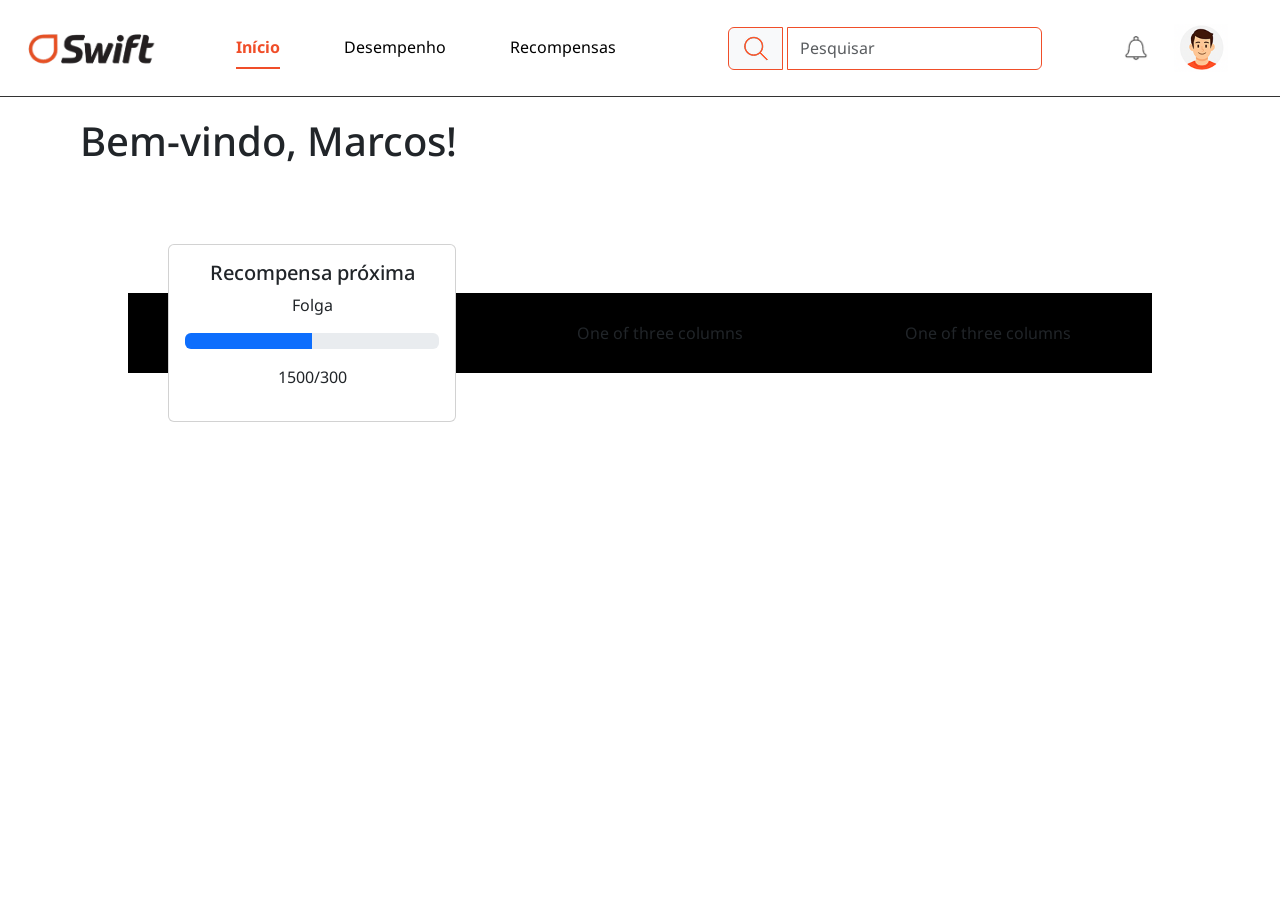
<file: pages/inicio.html>
<!doctype html>
<html lang="en">

<head>
  <meta charset="utf-8">
  <meta name="viewport" content="width=device-width, initial-scale=1">
  <title>Inicio</title>
  <link href="https://cdn.jsdelivr.net/npm/bootstrap@5.3.8/dist/css/bootstrap.min.css" rel="stylesheet"
    integrity="sha384-sRIl4kxILFvY47J16cr9ZwB07vP4J8+LH7qKQnuqkuIAvNWLzeN8tE5YBujZqJLB" crossorigin="anonymous">
  <link rel="stylesheet" href="../Styles/inicio.css">
  <link rel="stylesheet" href="../Styles/global.css">
</head>

<body>
  <!-- header adicionadopor meio de grid do bootstrap -->
  <div class="row">
    <div class="col">
      <img src="../images/NOVA_LOGO_SWIFT_-removebg-preview 1.png" alt="" class="logo">
      <ul class="nav nav-underline">
        <li class="nav-item">
          <a class="nav-link active" aria-current="page" href="#">Início</a>
        </li>
        <li class="nav-item">
          <a class="nav-link" href="#">Desempenho</a>
        </li>
        <li class="nav-item">
          <a class="nav-link" href="#">Recompensas</a>
        </li>
      </ul>

    </div>
    <!-- listas com link para adicionar direcionamento para as outras páginas -->
    <div class="col-md-auto">
      <div class="input-group flex-nowrap">
        <span class="input-group-text" id="addon-wrapping"><img src="../images/SIMBOLO_LUPA-removebg-preview 1.png"
            alt=""></span>
        <input type="text" class="form-control" placeholder="Pesquisar" aria-label="Username"
          aria-describedby="addon-wrapping">
        <!-- Adição do campo de busca com bootstrap -->
      </div>
    </div>
    <div class="col col-lg-2">
      <img src="../images/bell 1.png" alt="" class="notificacoes">
      <img src="../images/image 34.png" alt="" class="perfil">
      <!-- icones tirados do figma -->
    </div>
    <hr>
  </div>
  </div>

  <main class="inicioprincipal">
    <h1 class="bemvindo">Bem-vindo, Marcos!</h1>
    <div class="painelacima">
      <div class="container text-center">
        <div class="row align-items-center">
          <div class="col">
            <div class="card" style="width: 18rem;">
            <div class="card-body">
              <h5 class="card-title">Recompensa próxima</h5>
              <p class="card-text">Folga <br>
                <div class="progress" role="progressbar" aria-label="Basic example" aria-valuenow="50" aria-valuemin="0"
                aria-valuemax="100">
                <div class="progress-bar" style="width: 50%"></div>
              </div>
            </p>
              <p>1500/300</p>
            </div>
          </div>

          </div>
          <div class="col">
            One of three columns
          </div>
          <div class="col">
            One of three columns
          </div>
        </div>
      </div>

    </div>

  </main>
  <script src="https://cdn.jsdelivr.net/npm/bootstrap@5.3.8/dist/js/bootstrap.bundle.min.js"
    integrity="sha384-FKyoEForCGlyvwx9Hj09JcYn3nv7wiPVlz7YYwJrWVcXK/BmnVDxM+D2scQbITxI"
    crossorigin="anonymous"></script>
</body>

</html>
</file>
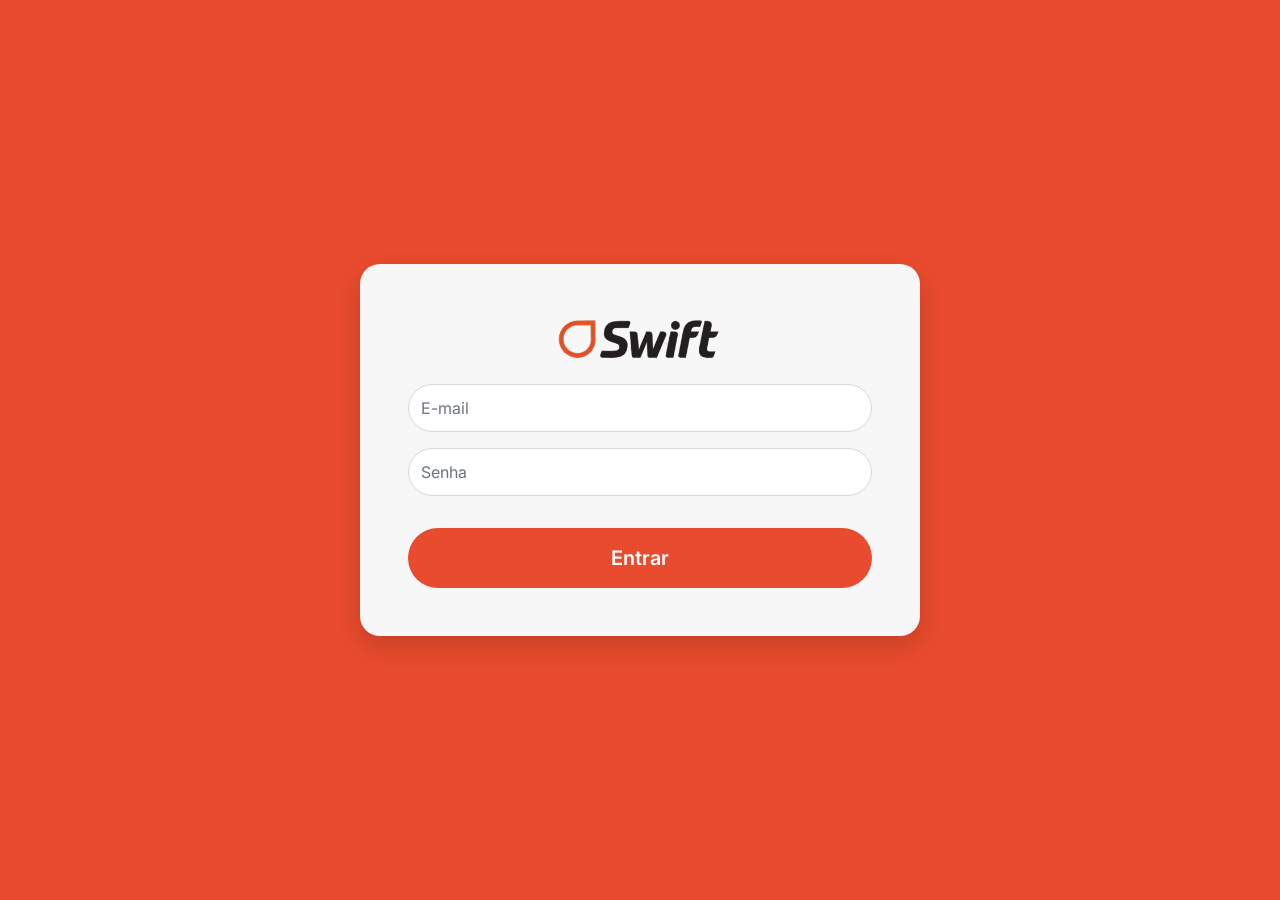
<file: Recompensa/pages/login.html>
<!doctype html>
<html lang="pt-br">
<head>
  <meta charset="utf-8" />
  <meta name="viewport" content="width=device-width, initial-scale=1" />
  <title>Swift — Login</title>

  <link href="https://cdn.jsdelivr.net/npm/bootstrap@5.3.2/dist/css/bootstrap.min.css" rel="stylesheet">

  <link rel="preconnect" href="https://fonts.googleapis.com">
  <link rel="preconnect" href="https://fonts.gstatic.com" crossorigin>
  <link href="https://fonts.googleapis.com/css2?family=Inter:wght@400;600;700;800&display=swap" rel="stylesheet">

  <style>
    a { text-decoration: none; color: inherit; }
    :root { --brand:#E84B2D; --text:#111; --muted:#6C757D; }

    html,body{height:100%}
    body{
      background:var(--brand);
      font-family:"Inter",system-ui,-apple-system,"Segoe UI",Roboto,"Helvetica Neue",Arial,sans-serif;
    }
    .login-card{
      width:clamp(320px,90vw,560px);
      border:0;border-radius:20px;
      box-shadow:0 10px 24px rgba(0,0,0,.15);
      background-color:#f7f7f7;
    }
    .card-body{padding:3rem}
    @media (max-width:576px){ .card-body{padding:2rem} }
    .logo{display:flex;align-items:center;justify-content:center;margin-bottom:1.25rem;user-select:none}
    .logo-img{height:52px;width:auto}
    @media (max-width:480px){ .logo-img{height:44px} }
    .form-control{
      height:48px;border-radius:9999px;border-color:#dadada;
      box-shadow:inset 0 -1px 0 rgba(0,0,0,.02);
    }
    .form-control::placeholder{color:var(--muted)}
    .btn-brand{
      background:var(--brand);color:#fff;border-radius:9999px;
      padding-block:.9rem;font-weight:600;
    }
    .btn-brand:hover,.btn-brand:focus{background:#d04327;color:#fff}
  </style>
</head>
<body>
  <main class="min-vh-100 d-flex align-items-center justify-content-center">
    <div class="card login-card">
      <div class="card-body">
        <div class="logo">
          <img src="../assets/images/NOVA_LOGO_SWIFT_-removebg-preview 1.png" alt="Swift" class="logo-img" loading="eager" decoding="async">
        </div>

        <form class="d-grid gap-3" action="inicio.html" method="get">
          <div>
            <label for="email" class="visually-hidden">E-mail</label>
            <input id="email" name="email" type="email" class="form-control"
                   placeholder="E-mail" aria-label="E-mail" autocomplete="email" >
          </div>

          <div>
            <label for="senha" class="visually-hidden">Senha</label>
            <input id="senha" name="senha" type="password" class="form-control"
                   placeholder="Senha" aria-label="Senha" autocomplete="current-password" >
          </div>

          <button type="submit" class="btn mt-3 btn-brand btn-lg w-100">
            Entrar
          </button>
        </form>
      </div>
    </div>
  </main>
</body>
</html>
</file>
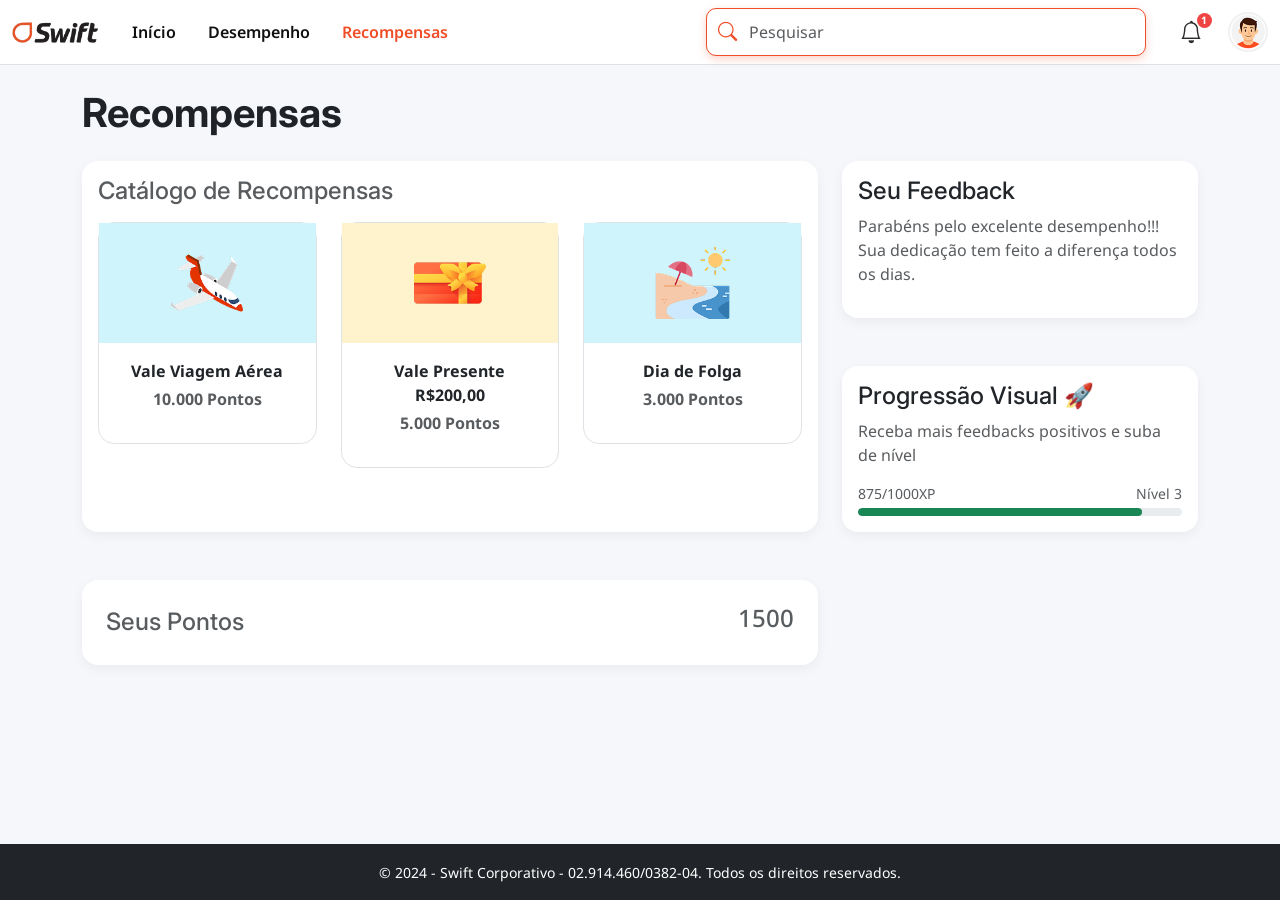
<file: Recompensa/pages/recompensas.html>
<!doctype html>
<html lang="pt-br">

<head>
  <meta charset="utf-8">
  <meta name="viewport" content="width=device-width, initial-scale=1">
  <title>Recompensas</title>
  <link href="https://cdn.jsdelivr.net/npm/bootstrap@5.3.3/dist/css/bootstrap.min.css" rel="stylesheet">
  <link rel="preconnect" href="https://fonts.googleapis.com">
  <link href="https://cdn.jsdelivr.net/npm/bootstrap-icons@1.11.3/font/bootstrap-icons.css" rel="stylesheet">
  <link rel="preconnect" href="https://fonts.gstatic.com" crossorigin>
  <link href="https://fonts.googleapis.com/css2?family=Inter:wght@400;700&family=Noto+Sans:wght@400;700&display=swap" rel="stylesheet">
  <link rel="stylesheet" href="../assets/css/styles.css">
</head>

<body>

<nav class="navbar navbar-expand-lg sticky-top bg-white border-bottom">
  <div class="container-xxl">
    <!-- Logo -->
    <a class="navbar-brand d-flex align-items-center gap-2 swift-brand" href="inicio.html">
      <img src="../assets/images/NOVA_LOGO_SWIFT_-removebg-preview 1.png"
           alt="Swift"
           class="logo-mark"
           width="28" height="28">
    </a>

    <!-- Botão do menu hamburguer -->
    <button class="navbar-toggler" type="button" data-bs-toggle="collapse" data-bs-target="#topnav">
      <span class="navbar-toggler-icon"></span>
    </button>

    <!-- Conteúdo que colapsa -->
    <div class="collapse navbar-collapse" id="topnav">
      <!-- Links da esquerda -->
      <ul class="navbar-nav ms-2 me-auto gap-lg-3">
        <li class="nav-item"><a class="nav-link" href="inicio.html">Início</a></li>
        <li class="nav-item"><a class="nav-link" href="desempenho.html">Desempenho</a></li>
        <li class="nav-item"><a class="nav-link active" href="recompensas.html">Recompensas</a></li>
      </ul>

      <!-- Barra de pesquisa -->
      <form class="searchbar d-none d-md-block me-4" role="search">
        <i class="bi bi-search"></i>
        <input class="form-control" type="search" placeholder="Pesquisar" aria-label="Pesquisar">
      </form>

      <!-- Ícones e menu do usuário -->
      <div class="d-flex align-items-center gap-3">
        <button class="icon-btn" type="button" aria-label="Notificações">
          <i class="bi bi-bell"></i>
          <span class="badge rounded-pill">1</span>
        </button>

        <div class="dropdown">
          <button class="avatar-btn dropdown-toggle p-0 border-0 bg-transparent" 
                  type="button" data-bs-toggle="dropdown" aria-expanded="false">
            <img src="../assets/images/image 34.png" alt="Perfil" class="avatar">
          </button>
          <ul class="dropdown-menu dropdown-menu-lg-end dropdown-menu-start shadow-sm">
            <li><button class="dropdown-item" type="button" data-logout>Sair</button></li>
          </ul>
        </div>
      </div>
    </div>
  </div>
</nav>


  <main class="container py-4">
    <h1 class="mb-4">Recompensas</h1>
    <div class="row g-4">
      
      <div class="col-lg-8">
        <div class="card p-3 mb-5">
          <h2 class="h4 text-body-secondary mb-3">Catálogo de Recompensas</h2>
          <div class="row ">
            <div class="col-md-4 mb-5">
              <div class="card text-center card-recompensa">
                <div class="card-img-top-wrapper bg-info-subtle">
                  <img src="../assets/images/image 38.png" alt="Viagem Aérea">
                </div>
                <div class="card-body">
                  <p class="fw-bold mb-1">Vale Viagem Aérea</p>
                  <p class="fw-bold text-body-secondary">10.000 Pontos</p>
                </div>
              </div>
            </div>
            <div class="col-md-4 mb-5">
              <div class="card text-center card-recompensa">
                <div class="card-img-top-wrapper bg-warning-subtle">
                  <img src="../assets/images/image 40.png" alt="Vale Presente">
                </div>
                <div class="card-body">
                  <p class="fw-bold mb-1">Vale Presente R$200,00</p>
                  <p class="fw-bold text-body-secondary">5.000 Pontos</p>
                </div>
              </div>
            </div>
            <div class="col-md-4 mb-5 ">
                <div class="card text-center card-recompensa">
                  <div class="card-img-top-wrapper bg-info-subtle">
                    <img src="../assets/images/image 41.png" alt="Dia de Folga">
                  </div>
                  <div class="card-body">
                    <p class="fw-bold mb-1">Dia de Folga</p>
                    <p class="fw-bold text-body-secondary">3.000 Pontos</p>
                  </div>
                </div>
              </div>
          </div>
        </div>

        <div class="card p-4 d-flex flex-row justify-content-between align-items-center mb-3">
          <h2 class="h4 text-body-secondary mb-0">Seus Pontos</h2>
          <span class="h4 text-body-secondary">1500</span>
        </div>
      </div>

      <div class="col-lg-4">
        <div class="card p-3 mb-5">
          <h2 class="h4">Seu Feedback</h2>
          <p class="text-body-secondary">Parabéns pelo excelente desempenho!!!<br>Sua dedicação tem feito a diferença todos os dias.</p>
        </div>
        <div class="card p-3 mb-4">
          <h2 class="h4">Progressão Visual 🚀</h2>
          <p class="text-body-secondary">Receba mais feedbacks positivos e suba de nível</p>
          <div class="d-flex justify-content-between small text-body-secondary">
            <span>875/1000XP</span>
            <span>Nível 3</span>
          </div>
          <div class="progress mt-1" style="height: 8px;">
            <div class="progress-bar bg-success" role="progressbar" style="width: 87.5%;" aria-valuenow="87.5" aria-valuemin="0" aria-valuemax="100"></div>
          </div>
        </div>
      </div>

    </div>
  </main>

  <footer class="bg-dark text-white text-center py-3 mt-auto">
    <small>&copy; 2024 - Swift Corporativo - 02.914.460/0382-04. Todos os direitos reservados.</small>
  </footer>

  <script src="https://cdn.jsdelivr.net/npm/bootstrap@5.3.3/dist/js/bootstrap.bundle.min.js"></script>
  <script>
    document.addEventListener("click", function (event) {
      const navMenu = document.getElementById("topnav");
      const isClickInside = navMenu.contains(event.target);
      const toggler = document.querySelector(".navbar-toggler");

      // se o menu está aberto e o clique não foi dentro da navbar nem no botão
      if (navMenu.classList.contains("show") && !isClickInside && !toggler.contains(event.target)) {
        const bsCollapse = new bootstrap.Collapse(navMenu, { toggle: true });
        bsCollapse.hide();
      }
    });
  </script>
  <script src="../assets/script/script.js"></script>

</body>

</html>
</file>
<file: Styles/inicio.css>
@import url('https://fonts.googleapis.com/css2?family=Noto+Sans:ital,wght@0,100..900;1,100..900&display=swap');

:root {
    --base: #F04E29;
    /* cor laranja, principal do site */
    --detalhes: #000000;
    /*preto para detalhes */
    --texto-suave: rgba(0, 0, 0, 0.5);
    /*texto da caixa de entrada */
    --branco: #FFFFFF;
    /*branco */
}

* {
    box-sizing: border-box;
    /*ajuste de tamanho da página*/
    margin: 0;
    /*tirando a margem padrão */
    padding: 0;
    /*tirando o padding padrão */
    font-family: "Noto Sans", sans-serif;
    /* definindo a fonte padrão */
}

html {
    scroll-behavior: smooth;
    /* deixa o scroll da página suave */
}

.row {
    display: flex;
    justify-content: center;
    align-items: center;
    font-size: 1em;
    
}

.col {
    display: flex;
    justify-content: center;
    align-items: center;
    height: 5vh;
    padding: 40px;
    background-color: var(--bg-home);
}

.nav,
.nav-underline {
    display: flex;
    justify-content: center;
    align-items: center;
    list-style: none;
    gap: 5%;
    width: 100%;
}

.logo {
    width: 20%
}

.input-group-text {
    border-color: var(--base);
    size: 1.5em;
    margin: 0.3rem;
}

.form-control {
    border-color: var(--base);
    size: 1.5em;
    margin: 0.3rem;
}

.col-lg-2 {
    margin: 0.5em;
    gap: 10%;
}


.nav-underline .nav-link.active, .nav-underline .show>.nav-link {
    font-weight: 700;
    color: var(--base);
    border-bottom-color: currentcolor;
} 

.nav {
    --bs-nav-link-color: black;
    --bs-nav-link-hover-color: black;
    --bs-nav-link-disabled-color:black;
    gap: 4rem;
}

.col, .col-lg-2{
    gap: 1.5rem;
}

.notificacoes{
    width: 20%;
}

.perfil{
    width: 40%;
}

hr {
    height: 1px; /* Define a espessura da linha */
    background-color: black; /* Define a cor da linha */
    border: none; /* Remove a borda padrão do navegador */
    margin: 20px 0; /* Define a margem superior e inferior */
    opacity: 80%;
}

.bemvindo{
    margin-left: 5rem;
}

.painelacima{
    margin: 10%;
    background-color: #000000;
}

.btn-primary {
    --bs-btn-color: #fff;
    --bs-btn-bg: #F04E29;
    --bs-btn-border-color: #F04E29;
    --bs-btn-hover-color: #fff;
    --bs-btn-hover-bg: #F04E29;
    --bs-btn-hover-border-color: #F04E29;
    --bs-btn-focus-shadow-rgb: 49, 132, 253;
    --bs-btn-active-color: #fff;
    --bs-btn-active-bg: #F04E29;
    --bs-btn-active-border-color: #F04E29;
    --bs-btn-active-shadow: inset 0 3px 5px rgba(0, 0, 0, 0.125);
    --bs-btn-disabled-color: #fff;
    --bs-btn-disabled-bg: #F04E29;
    --bs-btn-disabled-border-color: #F04E29;
}

:root {
    --base: #F04E29;
    /* cor laranja, principal do site */
    --detalhes: #000000;
    /*preto para detalhes */
    --texto-suave: rgba(0, 0, 0, 0.5);
    /*texto da caixa de entrada */
    --branco: #FFFFFF;
    /*branco */

    --bs-primary: #F04E29;
    --bs-primary-rgb: #F04E29;

    --bs-primary-bg-subtle: #bf3c1f;

    --bs-primary-border-subtle: #df421e;

    --bs-primary-text-emphasis: #f05d3c;
    --bs-blue: #f04e29;
    --bs-cyan: #F04E29;
    --bs-info: #F04E29;
    --bs-btn-bg:#F04E29;
    --bs-btn-color: #fff;
    --bs-btn-bg: #F04E29;
    --bs-btn-border-color: #F04E29;
    --bs-btn-hover-color: #fff;
    --bs-btn-hover-bg: #F04E29;
    --bs-btn-hover-border-color: #F04E29;
    --bs-btn-focus-shadow-rgb: 49, 132, 253;
    --bs-btn-active-color: #fff;
    --bs-btn-active-bg: #F04E29;
    --bs-btn-active-border-color: #F04E29;
    --bs-btn-active-shadow: inset 0 3px 5px rgba(0, 0, 0, 0.125);
    --bs-btn-disabled-color: #fff;
    --bs-btn-disabled-bg: #F04E29;
    --bs-btn-disabled-border-color: #F04E29;
}
</file>
<file: Styles/global.css>
@import url('https://fonts.googleapis.com/css2?family=Noto+Sans:ital,wght@0,100..900;1,100..900&display=swap');

:root {
    --base: #F04E29;
    /* cor laranja, principal do site */
    --detalhes: #000000;
    /*preto para detalhes */
    --texto-suave: rgba(0, 0, 0, 0.5);
    /*texto da caixa de entrada */
    --branco: #FFFFFF;
    /*branco */

    --bs-primary: #F04E29;
    --bs-primary-rgb: #F04E29;

    --bs-primary-bg-subtle: #bf3c1f;

    --bs-primary-border-subtle: #df421e;

    --bs-primary-text-emphasis: #f05d3c;
    --bs-blue: #f04e29;
    --bs-cyan: #F04E29;
    --bs-info: #F04E29;
    --bs-btn-bg:#F04E29;
    --bs-btn-color: #fff;
    --bs-btn-bg: #F04E29;
    --bs-btn-border-color: #F04E29;
    --bs-btn-hover-color: #fff;
    --bs-btn-hover-bg: #F04E29;
    --bs-btn-hover-border-color: #F04E29;
    --bs-btn-focus-shadow-rgb: 49, 132, 253;
    --bs-btn-active-color: #fff;
    --bs-btn-active-bg: #F04E29;
    --bs-btn-active-border-color: #F04E29;
    --bs-btn-active-shadow: inset 0 3px 5px rgba(0, 0, 0, 0.125);
    --bs-btn-disabled-color: #fff;
    --bs-btn-disabled-bg: #F04E29;
    --bs-btn-disabled-border-color: #F04E29;
}

* {
    box-sizing: border-box;
    /*ajuste de tamanho da página*/
    margin: 0;
    /*tirando a margem padrão */
    padding: 0;
    /*tirando o padding padrão */
    font-family: "Noto Sans", sans-serif;
    /* definindo a fonte padrão */
}

html {
    scroll-behavior: smooth;
    /* deixa o scroll da página suave */
}
</file>
<file: Recompensa/assets/css/styles.css>
/* ==========================================================================
   1. CONFIGURAÇÃO BASE (BASE)
   ========================================================================== */

/**
 * Variáveis de Cor e Tipografia
 *
 * Centralizar as variáveis aqui facilita a manutenção do tema do site.
 * Prefira nomes que descrevem a função, não a cor (ex: --cor-primaria em vez de --laranja).
 */
:root {
  /* Cores */
  --cor-primaria: #F04E29;
  --cor-primaria-escura: #d04327;
  --cor-primaria-clara: #fff3ec;
  --cor-fundo: #F5F7FA;
  --cor-texto: #1f2328;
  --cor-texto-muted: #6b7280;
  --cor-sucesso: #22c55e;
  --cor-perigo: #ef4444;
  --cor-borda: #dee2e6;

  /* Tipografia */
  --fonte-principal: 'Noto Sans', sans-serif;
  --fonte-destaque: 'Inter', sans-serif;

  /* Outros */
  --raio-borda: 1rem; /* 16px */
}

/**
 * Estilos Globais e Reset
 *
 * Define estilos básicos para o body, links e a estrutura geral da página.
 */
body {
  background-color: var(--cor-fundo);
  font-family: var(--fonte-principal);
  color: var(--cor-texto);
  min-height: 100vh;
  display: flex;
  flex-direction: column;
}

main {
  flex: 1; /* Faz o conteúdo principal ocupar o espaço disponível */
}

h1, h2, h3, h4, h5, h6 {
  font-family: var(--fonte-destaque);
  font-weight: 700;
}

a {
  text-decoration: none;
  color: inherit;
}

/* ==========================================================================
   2. COMPONENTES REUTILIZÁVEIS (COMPONENTS)
   ========================================================================== */

/**
 * Cards
 * Estilo base para todos os cards da aplicação.
 */
.card {
  border: none;
  border-radius: var(--raio-borda);
  box-shadow: 0 4px 12px rgba(0, 0, 0, 0.05);
}

/**
 * Botões
 * Inclui o botão principal da marca e botões de ícone.
 */
.btn-brand {
  background: var(--cor-primaria);
  color: #fff;
  border-radius: 9999px;
  padding-block: .9rem;
  font-weight: 600;
  border: none;
}
.btn-brand:hover, .btn-brand:focus {
  background: var(--cor-primaria-escura);
  color: #fff;
}

.icon-btn {
  width: 42px;
  height: 42px;
  border-radius: 50%;
  background: transparent;
  border: none;
  display: grid;
  place-items: center;
  font-size: 1.4rem;
  color: #2c2c2c;
  position: relative;
}
.icon-btn .badge {
  position: absolute;
  top: 2px;
  right: 0;
  background-color: var(--cor-perigo);

  /* --- Linhas adicionadas para o ajuste --- */
  font-size: 0.65rem; /* Deixa o número um pouco menor */
  padding: 0.2em 0.45em; /* Ajusta o espaçamento ao redor do número */
  line-height: 1;      /* Melhora o alinhamento vertical */
}

/**
 * Avatares
 * Diferentes tamanhos de avatares usados no sistema.
 */
.avatar {
  width: 40px;
  height: 40px;
  border-radius: 50%;
  border: 2px solid #f1f1f1;
  object-fit: cover;
  background-color: #f6f6f6;
}
.avatar-xl {
  width: 64px;
  height: 64px;
}
.avatar-btn.dropdown-toggle::after {
  display: none;
}

/**
 * Formulários
 * Estilos para inputs, como a barra de pesquisa.
 */
.form-control {
  min-height: 48px;
  border-color: var(--cor-borda);
}
.form-control:focus {
  border-color: var(--cor-primaria);
  box-shadow: none;
}

.searchbar {
  position: relative;
  width: min(440px, 46vw);
}
.searchbar .form-control {
  border: 1px solid var(--cor-primaria);
  border-radius: 10px;
  padding-left: 2.6rem;
  box-shadow: 0 3px 8px rgba(240, 78, 41, 0.25);
}
.searchbar .bi-search {
  position: absolute;
  left: 12px;
  top: 50%;
  transform: translateY(-50%);
  font-size: 1.2rem;
  color: var(--cor-primaria);
}

/**
 * Barra de Progresso
 */
.progress {
  border-radius: 50px;
}
.progress-bar {
  border-radius: 50px;
  background-color: var(--cor-primaria); /* Cor padrão da barra */
}

/* ==========================================================================
   3. LAYOUT
   ========================================================================== */

/**
 * Navbar (Cabeçalho)
 * Estilos específicos para a barra de navegação principal.
 */
.navbar {
  background-color: #fff;
}
.navbar .nav-link {
  font-weight: 600;
  color: #111;
}
.navbar .nav-link.active {
  color: var(--cor-primaria) !important;
}
.navbar .logo-mark {
  width: auto;
  height: 28px;
}

@media (max-width: 991.98px) {
  .searchbar {
    width: 100%;
    margin: .5rem 0;
  }
}

/* ==========================================================================
   4. PÁGINAS ESPECÍFICAS (PAGES)
   ========================================================================== */

/**
 * Página de Login
 */
.login-page-bg {
  background-color: var(--cor-primaria);
}
.login-card {
  width: clamp(320px, 90vw, 560px);
  border-radius: 20px;
  box-shadow: 0 10px 24px rgba(0, 0, 0, 0.15);
  background-color: #f7f7f7;
}
.login-card .card-body {
  padding: 3rem;
}
.login-card .logo-img {
  height: 52px;
}
.login-card .form-control {
  border-radius: 9999px;
}

@media (max-width: 576px) {
  .login-card .card-body { padding: 2rem; }
  .login-card .logo-img { height: 44px; }
}

/**
 * Página de Início (Feed e Ranking)
 */
.feed-card .form-control {
  background-color: var(--cor-fundo);
}
.ranking-list {
  padding-left: 0;
}
.ranking-list .list-group-item {
  display: flex;
  justify-content: space-between;
  align-items: center;
  font-weight: 500;
  border: none;
}
.ranking-list .badge {
  background-color: var(--cor-fundo);
  color: var(--cor-texto-muted);
  font-weight: 500;
}
.ranking-list .list-group-item:first-child {
  color: var(--cor-primaria);
  font-weight: 700;
}
.ranking-list .list-group-item:first-child .badge {
  background-color: var(--cor-primaria);
  color: #fff;
}

/**
 * Página de Recompensas
 */
.card-recompensa {
  border: 1px solid var(--cor-borda);
  box-shadow: none;
}
.card-recompensa .card-img-top-wrapper {
  padding: 1.5rem;
  display: flex;
  justify-content: center;
  align-items: center;
  height: 120px;
}
.card-recompensa img {
  max-width: 100%;
  max-height: 100%;
  object-fit: contain;
}
</file>
